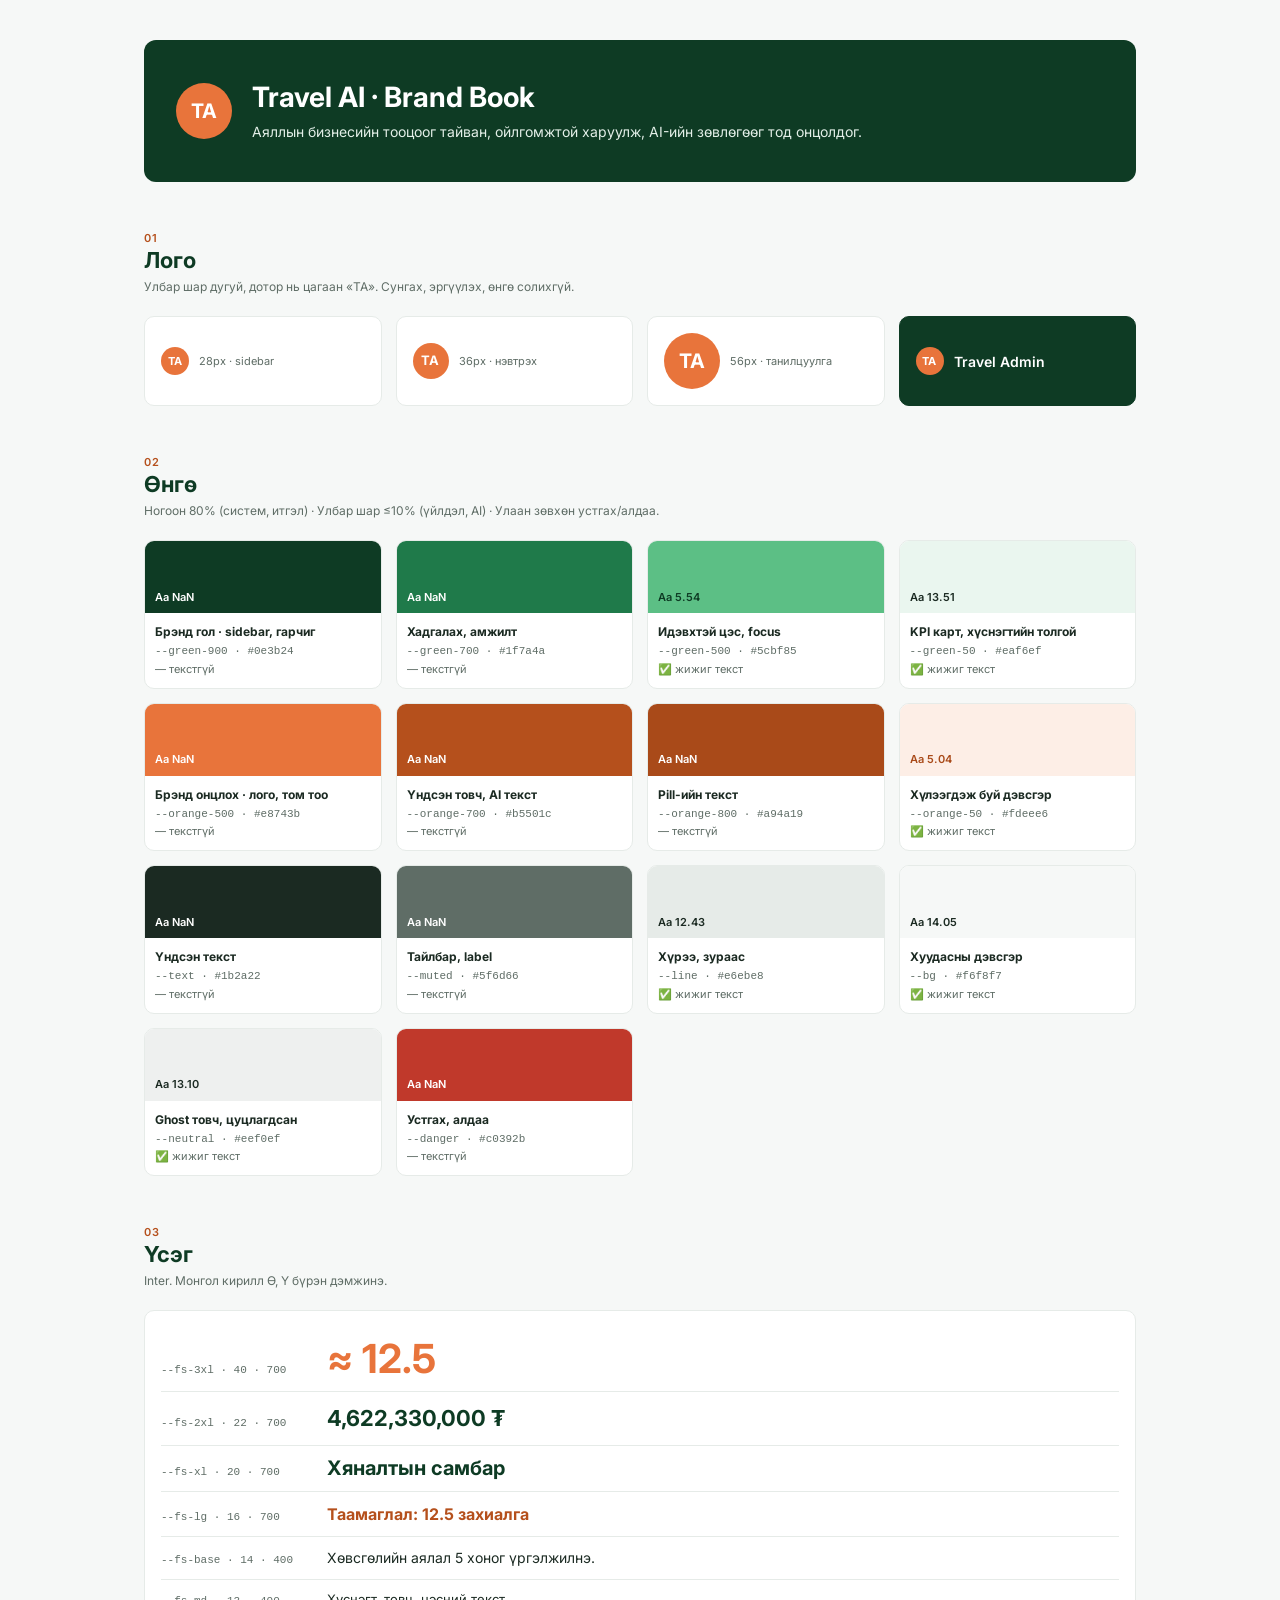
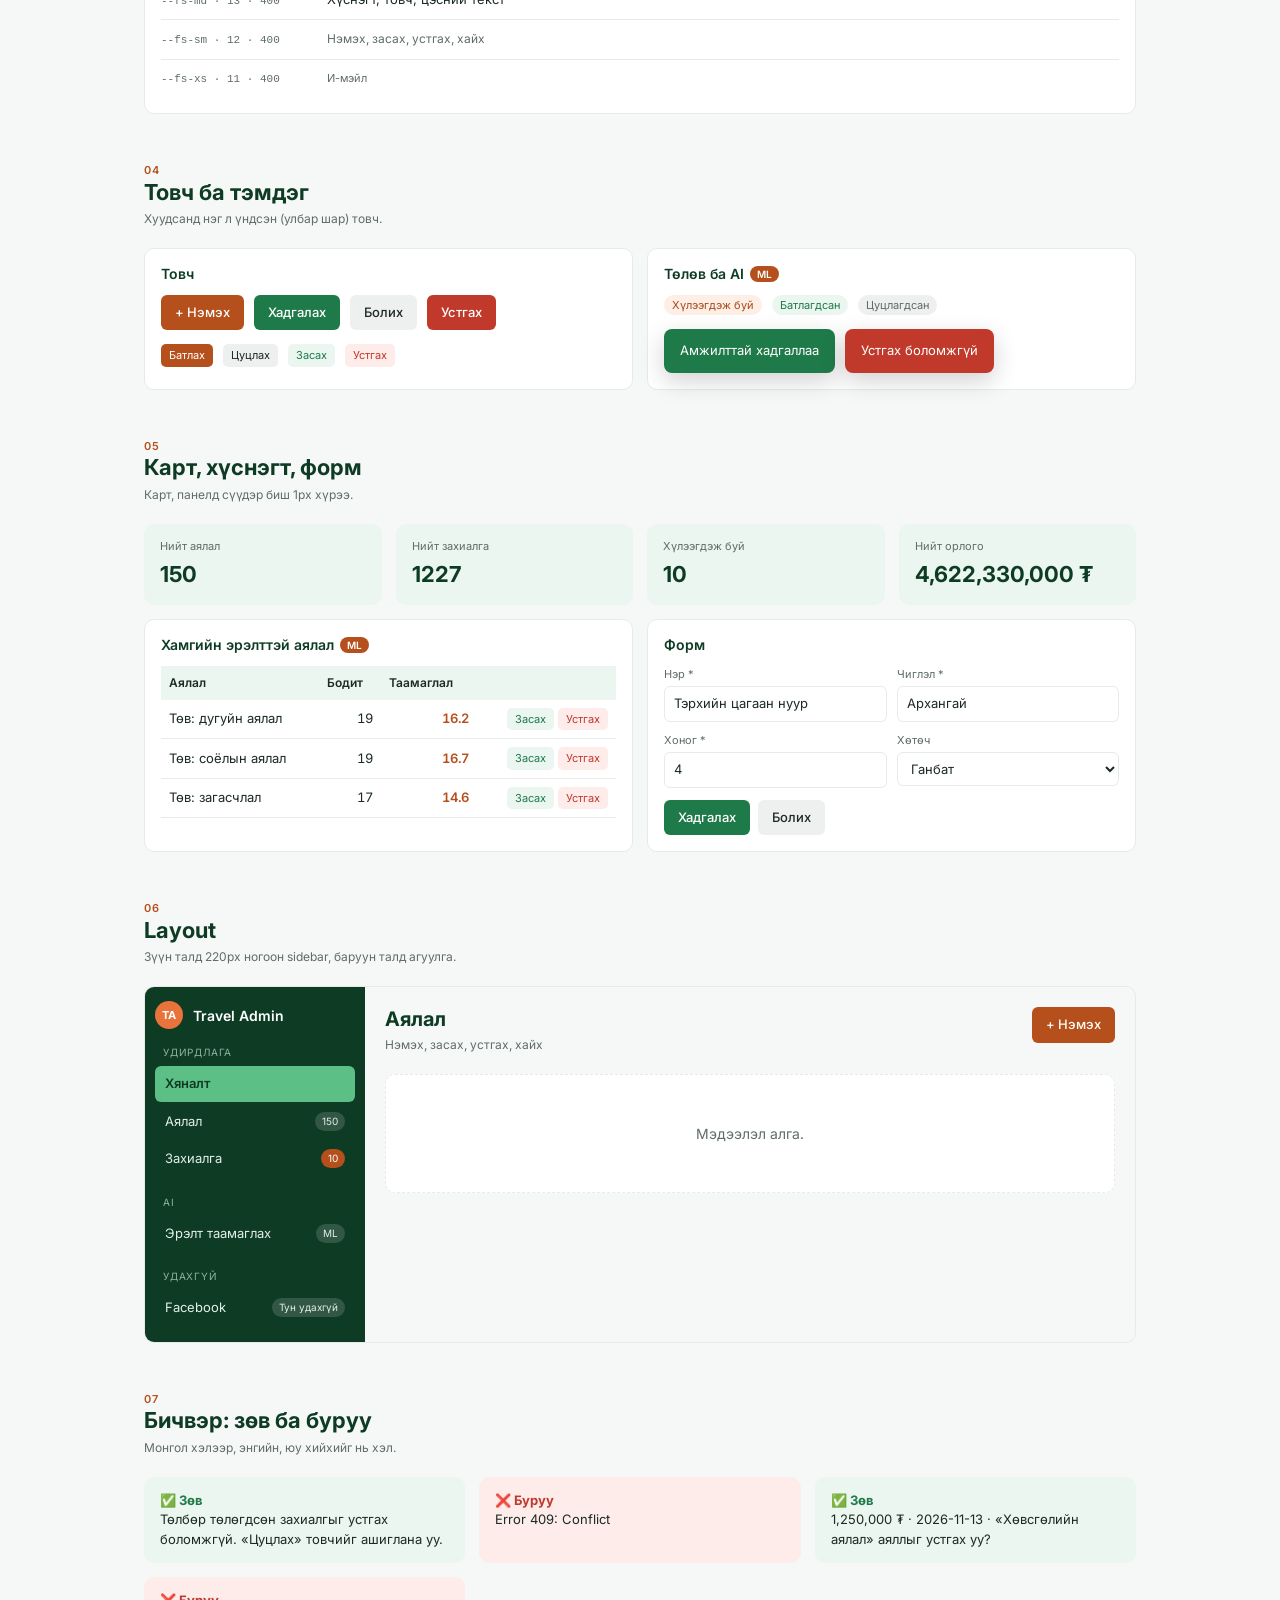
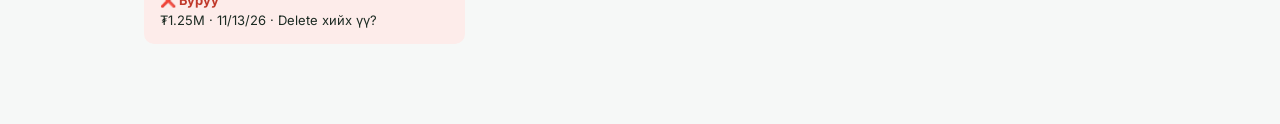
<file: 00-brand-book/index.html>
<!doctype html>
<html lang="mn">
<head>
  <meta charset="utf-8">
  <meta name="viewport" content="width=device-width, initial-scale=1">
  <title>Travel AI Brand Book</title>
  <link rel="stylesheet" href="brand.css">
  <style>
    /* Зөвхөн энэ танилцуулга хуудасны зохион байгуулалт */
    .bb { max-width: 1040px; margin: 0 auto; padding: 40px 24px 80px; }
    .bb-hero { background: var(--green-900); color: var(--on-dark); border-radius: var(--r-lg); padding: 40px 32px; display: flex; gap: 20px; align-items: center; }
    .bb-hero h1 { color: #fff; font-size: 28px; }
    .bb-hero p { color: var(--on-dark-soft); margin: 6px 0 0; }
    section { margin-top: 48px; }
    section > h2 { font-size: 22px; margin-bottom: 4px; }
    .eyebrow { font-size: var(--fs-xs); letter-spacing: .1em; text-transform: uppercase; color: var(--orange-700); font-weight: 600; }
    .grid { display: grid; gap: 14px; }
    .g4 { grid-template-columns: repeat(auto-fill, minmax(200px, 1fr)); }
    .g2 { grid-template-columns: repeat(auto-fit, minmax(300px, 1fr)); }
    .swatch { border: 1px solid var(--line); border-radius: var(--r-md); overflow: hidden; background: var(--surface); }
    .swatch .chip { height: 72px; display: flex; align-items: flex-end; padding: 8px 10px; font-size: var(--fs-xs); font-weight: 600; }
    .swatch .meta { padding: 10px; font-size: var(--fs-sm); }
    .swatch code { font-size: var(--fs-xs); color: var(--muted); }
    .row { display: flex; gap: 10px; flex-wrap: wrap; align-items: center; }
    .type-row { display: flex; align-items: baseline; gap: 16px; padding: 10px 0; border-bottom: 1px solid var(--line); }
    .type-row code { width: 150px; flex-shrink: 0; font-size: var(--fs-xs); color: var(--muted); }
    .do, .dont { border-radius: var(--r-md); padding: 14px 16px; font-size: var(--fs-md); }
    .do { background: var(--green-50); } .dont { background: var(--danger-50); }
    .do b { color: var(--green-700); } .dont b { color: var(--danger); }
    .mini-app { border: 1px solid var(--line); border-radius: var(--r-md); overflow: hidden; min-height: 0; }
    .mini-app .sidebar { padding: 14px 10px; }
    .mini-app .main { padding: 20px; }
    .toast-demo { position: static; display: inline-block; }
    .ratio { font-size: var(--fs-xs); color: var(--muted); }
    .warn { color: var(--orange-800); font-weight: 600; }
  </style>
</head>
<body>
<div class="bb">

  <header class="bb-hero">
    <div class="logo logo--lg">TA</div>
    <div>
      <h1>Travel AI · Brand Book</h1>
      <p>Аяллын бизнесийн тооцоог тайван, ойлгомжтой харуулж, AI-ийн зөвлөгөөг тод онцолдог.</p>
    </div>
  </header>

  <!-- ============ ЛОГО ============ -->
  <section>
    <div class="eyebrow">01</div>
    <h2>Лого</h2>
    <p class="sub">Улбар шар дугуй, дотор нь цагаан «TA». Сунгах, эргүүлэх, өнгө солихгүй.</p>
    <div class="grid g4">
      <div class="panel row"><span class="logo logo--sm">TA</span><span class="ratio">28px · sidebar</span></div>
      <div class="panel row"><span class="logo">TA</span><span class="ratio">36px · нэвтрэх</span></div>
      <div class="panel row"><span class="logo logo--lg">TA</span><span class="ratio">56px · танилцуулга</span></div>
      <div class="panel row" style="background:var(--green-900);border-color:var(--green-900)">
        <span class="brand" style="color:#fff"><span class="logo logo--sm">TA</span>Travel Admin</span>
      </div>
    </div>
  </section>

  <!-- ============ ӨНГӨ ============ -->
  <section>
    <div class="eyebrow">02</div>
    <h2>Өнгө</h2>
    <p class="sub">Ногоон 80% (систем, итгэл) · Улбар шар ≤10% (үйлдэл, AI) · Улаан зөвхөн устгах/алдаа.</p>
    <div class="grid g4" id="swatches"></div>
  </section>

  <!-- ============ ҮСЭГ ============ -->
  <section>
    <div class="eyebrow">03</div>
    <h2>Үсэг</h2>
    <p class="sub">Inter. Монгол кирилл Ө, Ү бүрэн дэмжинэ.</p>
    <div class="panel">
      <div class="type-row"><code>--fs-3xl · 40 · 700</code><span class="ai-number">≈ 12.5</span></div>
      <div class="type-row"><code>--fs-2xl · 22 · 700</code><span class="kpi__value" style="margin:0">4,622,330,000 ₮</span></div>
      <div class="type-row"><code>--fs-xl · 20 · 700</code><h2>Хяналтын самбар</h2></div>
      <div class="type-row"><code>--fs-lg · 16 · 700</code><span class="ai-text">Таамаглал: 12.5 захиалга</span></div>
      <div class="type-row"><code>--fs-base · 14 · 400</code><span>Хөвсгөлийн аялал 5 хоног үргэлжилнэ.</span></div>
      <div class="type-row"><code>--fs-md · 13 · 400</code><span style="font-size:var(--fs-md)">Хүснэгт, товч, цэсний текст</span></div>
      <div class="type-row"><code>--fs-sm · 12 · 400</code><span class="muted" style="font-size:var(--fs-sm)">Нэмэх, засах, устгах, хайх</span></div>
      <div class="type-row" style="border:0"><code>--fs-xs · 11 · 400</code><span class="muted" style="font-size:var(--fs-xs)">И-мэйл</span></div>
    </div>
  </section>

  <!-- ============ БҮРЭЛДЭХҮҮН ============ -->
  <section>
    <div class="eyebrow">04</div>
    <h2>Товч ба тэмдэг</h2>
    <p class="sub">Хуудсанд нэг л үндсэн (улбар шар) товч.</p>
    <div class="grid g2">
      <div class="panel">
        <h3>Товч</h3>
        <div class="row">
          <button class="btn btn--primary">+ Нэмэх</button>
          <button class="btn btn--success">Хадгалах</button>
          <button class="btn btn--ghost">Болих</button>
          <button class="btn btn--danger">Устгах</button>
        </div>
        <div class="row" style="margin-top:14px">
          <button class="btn-sm btn-sm--confirm">Батлах</button>
          <button class="btn-sm btn-sm--cancel">Цуцлах</button>
          <button class="btn-sm btn-sm--edit">Засах</button>
          <button class="btn-sm btn-sm--delete">Устгах</button>
        </div>
      </div>
      <div class="panel">
        <h3>Төлөв ба AI <span class="tag">ML</span></h3>
        <div class="row">
          <span class="pill pill--pending">Хүлээгдэж буй</span>
          <span class="pill pill--confirmed">Батлагдсан</span>
          <span class="pill pill--cancelled">Цуцлагдсан</span>
        </div>
        <div class="row" style="margin-top:14px">
          <span class="toast toast--ok toast-demo">Амжилттай хадгаллаа</span>
          <span class="toast toast--err toast-demo">Устгах боломжгүй</span>
        </div>
      </div>
    </div>
  </section>

  <section>
    <div class="eyebrow">05</div>
    <h2>Карт, хүснэгт, форм</h2>
    <p class="sub">Карт, панелд сүүдэр биш 1px хүрээ.</p>
    <div class="kpi-grid">
      <div class="kpi"><div class="kpi__label">Нийт аялал</div><div class="kpi__value">150</div></div>
      <div class="kpi"><div class="kpi__label">Нийт захиалга</div><div class="kpi__value">1227</div></div>
      <div class="kpi"><div class="kpi__label">Хүлээгдэж буй</div><div class="kpi__value">10</div></div>
      <div class="kpi"><div class="kpi__label">Нийт орлого</div><div class="kpi__value">4,622,330,000 ₮</div></div>
    </div>
    <div class="grid g2" style="margin-top:14px">
      <div class="panel">
        <h3>Хамгийн эрэлттэй аялал <span class="tag">ML</span></h3>
        <div class="table-wrap">
          <table class="table">
            <thead><tr><th>Аялал</th><th>Бодит</th><th>Таамаглал</th><th></th></tr></thead>
            <tbody>
              <tr><td>Төв: дугуйн аялал</td><td class="num">19</td><td class="num ai">16.2</td>
                  <td class="actions"><button class="btn-sm btn-sm--edit">Засах</button><button class="btn-sm btn-sm--delete">Устгах</button></td></tr>
              <tr><td>Төв: соёлын аялал</td><td class="num">19</td><td class="num ai">16.7</td>
                  <td class="actions"><button class="btn-sm btn-sm--edit">Засах</button><button class="btn-sm btn-sm--delete">Устгах</button></td></tr>
              <tr><td>Төв: загасчлал</td><td class="num">17</td><td class="num ai">14.6</td>
                  <td class="actions"><button class="btn-sm btn-sm--edit">Засах</button><button class="btn-sm btn-sm--delete">Устгах</button></td></tr>
            </tbody>
          </table>
        </div>
      </div>
      <form class="panel" onsubmit="return false">
        <h3>Форм</h3>
        <div class="form-grid">
          <label class="field">Нэр *<input class="input" value="Тэрхийн цагаан нуур"></label>
          <label class="field">Чиглэл *<input class="input" value="Архангай"></label>
          <label class="field">Хоног *<input class="input" type="number" value="4"></label>
          <label class="field">Хөтөч<select class="select"><option>Ганбат</option></select></label>
        </div>
        <div class="form-actions">
          <button class="btn btn--success">Хадгалах</button>
          <button class="btn btn--ghost" type="button">Болих</button>
        </div>
      </form>
    </div>
  </section>

  <!-- ============ LAYOUT ============ -->
  <section>
    <div class="eyebrow">06</div>
    <h2>Layout</h2>
    <p class="sub">Зүүн талд 220px ногоон sidebar, баруун талд агуулга.</p>
    <div class="app mini-app">
      <aside class="sidebar">
        <div class="brand"><span class="logo logo--sm">TA</span>Travel Admin</div>
        <div class="nav__group">Удирдлага</div>
        <a class="nav__item is-active">Хяналт</a>
        <a class="nav__item">Аялал <span class="badge">150</span></a>
        <a class="nav__item">Захиалга <span class="badge badge--alert">10</span></a>
        <div class="nav__group">AI</div>
        <a class="nav__item">Эрэлт таамаглах <span class="badge">ML</span></a>
        <div class="nav__group">Удахгүй</div>
        <a class="nav__item">Facebook <span class="badge">Тун удахгүй</span></a>
      </aside>
      <main class="main">
        <div class="page-head">
          <div><h2>Аялал</h2><p class="sub">Нэмэх, засах, устгах, хайх</p></div>
          <button class="btn btn--primary">+ Нэмэх</button>
        </div>
        <div class="empty">Мэдээлэл алга.</div>
      </main>
    </div>
  </section>

  <!-- ============ ЗӨВ / БУРУУ ============ -->
  <section>
    <div class="eyebrow">07</div>
    <h2>Бичвэр: зөв ба буруу</h2>
    <p class="sub">Монгол хэлээр, энгийн, юу хийхийг нь хэл.</p>
    <div class="grid g2">
      <div class="do"><b>✅ Зөв</b><br>Төлбөр төлөгдсөн захиалгыг устгах боломжгүй. «Цуцлах» товчийг ашиглана уу.</div>
      <div class="dont"><b>❌ Буруу</b><br>Error 409: Conflict</div>
      <div class="do"><b>✅ Зөв</b><br>1,250,000 ₮ · 2026-11-13 · «Хөвсгөлийн аялал» аяллыг устгах уу?</div>
      <div class="dont"><b>❌ Буруу</b><br>₮1.25M · 11/13/26 · Delete хийх үү?</div>
    </div>
  </section>

</div>

<script>
  // Өнгөний дээжийг brand.css-ийн token-оос шууд уншиж, ялгаралтайгаар харуулна
  const COLORS = [
    ["--green-900", "Брэнд гол · sidebar, гарчиг", "#fff"],
    ["--green-700", "Хадгалах, амжилт", "#fff"],
    ["--green-500", "Идэвхтэй цэс, focus", "--green-900"],
    ["--green-50",  "KPI карт, хүснэгтийн толгой", "--text"],
    ["--orange-500","Брэнд онцлох · лого, том тоо", "#fff"],
    ["--orange-700","Үндсэн товч, AI текст", "#fff"],
    ["--orange-800","Pill-ийн текст", "#fff"],
    ["--orange-50", "Хүлээгдэж буй дэвсгэр", "--orange-800"],
    ["--text",      "Үндсэн текст", "#fff"],
    ["--muted",     "Тайлбар, label", "#fff"],
    ["--line",      "Хүрээ, зураас", "--text"],
    ["--bg",        "Хуудасны дэвсгэр", "--text"],
    ["--neutral",   "Ghost товч, цуцлагдсан", "--text"],
    ["--danger",    "Устгах, алдаа", "#fff"],
  ];
  const css = getComputedStyle(document.documentElement);
  const val = (v) => v.startsWith("--") ? css.getPropertyValue(v).trim() : v;
  function lum(hex) {
    const c = hex.replace("#", "").match(/../g).map((x) => parseInt(x, 16) / 255)
      .map((x) => x <= 0.03928 ? x / 12.92 : ((x + 0.055) / 1.055) ** 2.4);
    return 0.2126 * c[0] + 0.7152 * c[1] + 0.0722 * c[2];
  }
  const ratio = (a, b) => { const [x, y] = [lum(a), lum(b)].sort((p, q) => q - p); return (x + 0.05) / (y + 0.05); };

  document.getElementById("swatches").innerHTML = COLORS.map(([token, role, fg]) => {
    const bg = val(token), f = val(fg), r = ratio(bg, f);
    const note = r >= 4.5 ? "✅ жижиг текст" : r >= 3 ? `<span class="warn">⚠️ зөвхөн том текст</span>` : "— текстгүй";
    return `<div class="swatch">
      <div class="chip" style="background:${bg};color:${f}">Аа ${r.toFixed(2)}</div>
      <div class="meta"><b>${role}</b><br><code>${token} · ${bg}</code><br><span class="ratio">${note}</span></div>
    </div>`;
  }).join("");
</script>
</body>
</html>
</file>
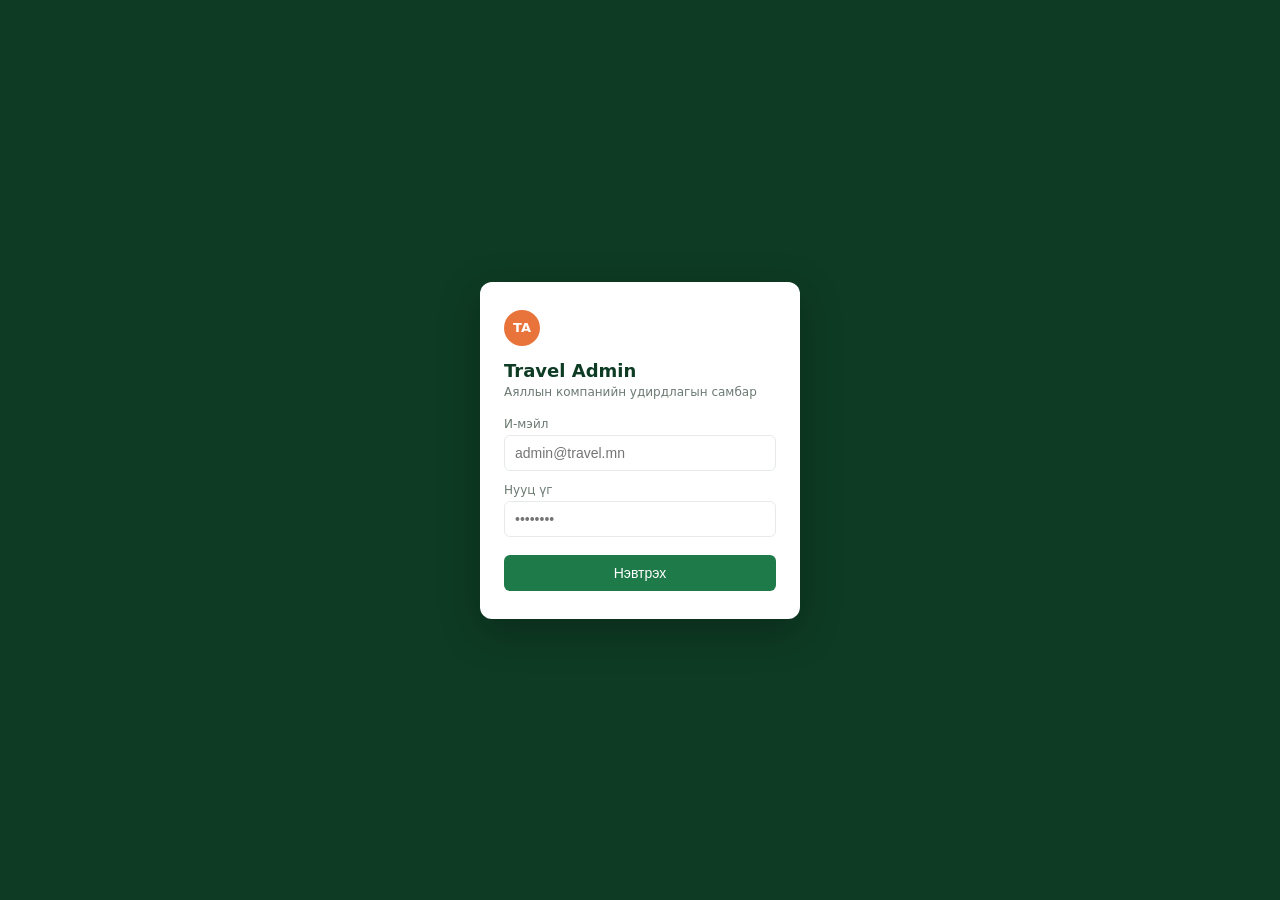
<file: travel-frontend/index.html>
<!doctype html>
<html lang="mn">
<head>
  <meta charset="utf-8">
  <meta name="viewport" content="width=device-width, initial-scale=1">
  <title>Travel Admin</title>
  <link rel="stylesheet" href="style.css">
</head>
<body>

  <!-- ===== Нэвтрэх хуудас ===== -->
  <section id="login-view" class="login-view hidden">
    <form id="login-form" class="login-card" autocomplete="on">
      <div class="logo">TA</div>
      <h1>Travel Admin</h1>
      <p class="muted">Аяллын компанийн удирдлагын самбар</p>

      <label for="email">И-мэйл</label>
      <input id="email" type="email" placeholder="admin@travel.mn" required>

      <label for="password">Нууц үг</label>
      <input id="password" type="password" placeholder="••••••••" required>

      <p id="login-error" class="error hidden"></p>
      <button type="submit" id="login-btn">Нэвтрэх</button>
    </form>
  </section>

  <!-- ===== Самбар (нэвтэрсний дараа) ===== -->
  <section id="app-view" class="app hidden">
    <aside class="sidebar">
      <div class="brand"><div class="logo sm">TA</div><span>Travel Admin</span></div>

      <nav id="menu">
        <p class="group">Удирдлага</p>
        <a data-page="dashboard" class="active">Хяналт</a>
        <a data-page="tours">Аялал <span class="badge" id="badge-tours">–</span></a>
        <a data-page="bookings">Захиалга <span class="badge warn" id="badge-pending">–</span></a>
        <a data-page="customers">Үйлчлүүлэгч</a>
        <a data-page="guides">Хөтөч</a>

        <p class="group">AI</p>
        <a data-page="predict">Эрэлт таамаглах <span class="badge">ML</span></a>

        <p class="group">Удахгүй</p>
        <a data-page="facebook">Facebook <span class="badge">Тун удахгүй</span></a>
      </nav>

      <div class="user">
        <div id="user-email" class="muted-light"></div>
        <a id="logout">Гарах</a>
      </div>
    </aside>

    <main id="content"></main>
  </section>

  <script src="config.js"></script>
  <script src="app.js"></script>
</body>
</html>
</file>
<file: 00-brand-book/brand.css>
/* =====================================================================
   TRAVEL AI · BRAND CSS  v1.0
   Шинэ вэб бүрт:  <link rel="stylesheet" href="brand.css">
   Дүрмүүдийг README.md-ээс уншина уу.
   ===================================================================== */

@import url("https://fonts.googleapis.com/css2?family=Inter:wght@400;500;600;700&display=swap");

/* ---------------------------------------------------------------------
   1. TOKENS — бүх өнгө, хэмжээг ЗӨВХӨН эндээс авна. Кодонд #hex бичихгүй.
   --------------------------------------------------------------------- */
:root {
  /* Брэнд ногоон: итгэл, байгаль, тогтвортой байдал */
  --green-900: #0e3b24;   /* sidebar, гарчиг, нэвтрэх дэвсгэр */
  --green-700: #1f7a4a;   /* хадгалах товч, амжилтын текст */
  --green-500: #5cbf85;   /* идэвхтэй цэс, focus хүрээ */
  --green-50:  #eaf6ef;   /* KPI карт, хүснэгтийн толгой, амжилтын дэвсгэр */

  /* Брэнд улбар шар: үйлдэл, AI, анхаарал */
  --orange-500: #e8743b;  /* лого, том тоо (24px+), чимэглэл. Жижиг текстэд БИШ */
  --orange-700: #b5501c;  /* үндсэн товч (цагаан текст), улбар шар текст */
  --orange-800: #a94a19;  /* orange-50 дэвсгэр дээрх текст (pill) */
  --orange-50:  #fdeee6;  /* хүлээгдэж буй төлөвийн дэвсгэр */

  /* Саармаг */
  --text:   #1b2a22;      /* үндсэн текст */
  --muted:  #5f6d66;      /* тайлбар, label, хоёрдогч текст */
  --line:   #e6ebe8;      /* хүрээ, хүснэгтийн зураас */
  --bg:     #f6f8f7;      /* хуудасны дэвсгэр */
  --surface:#ffffff;      /* панел, форм, хүснэгт */
  --neutral:#eef0ef;      /* ghost товч, цуцлагдсан төлөв */

  /* Төлөв */
  --danger:    #c0392b;
  --danger-50: #fdecea;

  /* Sidebar доторх текст */
  --on-dark:       #ffffff;
  --on-dark-soft:  #e3efe8;
  --on-dark-muted: #8fb3a0;

  /* Үсэг */
  --font: "Inter", "Segoe UI", system-ui, -apple-system, sans-serif;
  --fs-xs: 11px;   /* label, badge, pill */
  --fs-sm: 12px;   /* тайлбар, хүснэгтийн толгой */
  --fs-md: 13px;   /* хүснэгт, товч, цэс */
  --fs-base: 14px; /* үндсэн текст */
  --fs-lg: 16px;   /* онцлох үр дүн */
  --fs-xl: 20px;   /* хуудасны гарчиг */
  --fs-2xl: 22px;  /* KPI тоо */
  --fs-3xl: 40px;  /* AI таамаглал гэх мэт гол тоо */

  /* Зай: 4-ийн алхам */
  --s-1: 4px;  --s-2: 8px;  --s-3: 12px; --s-4: 16px;
  --s-5: 20px; --s-6: 24px; --s-7: 28px; --s-8: 32px;

  /* Булан */
  --r-sm: 6px;     /* товч, input */
  --r-md: 10px;    /* карт, панел */
  --r-lg: 12px;    /* modal, нэвтрэх карт */
  --r-full: 999px; /* pill, badge, лого */

  /* Сүүдэр: зөвхөн хөвөгч зүйлд */
  --shadow-float: 0 8px 24px rgba(0, 0, 0, .18);   /* toast */
  --shadow-modal: 0 12px 40px rgba(0, 0, 0, .25);  /* нэвтрэх карт */

  --sidebar-w: 220px;
}

/* ---------------------------------------------------------------------
   2. СУУРЬ
   --------------------------------------------------------------------- */
* { box-sizing: border-box; }
body {
  margin: 0;
  font-family: var(--font);
  font-size: var(--fs-base);
  line-height: 1.5;
  color: var(--text);
  background: var(--bg);
}
h1, h2, h3 { color: var(--green-900); margin: 0; line-height: 1.25; }
h1 { font-size: var(--fs-xl); font-weight: 700; }
h2 { font-size: var(--fs-xl); font-weight: 700; }
h3 { font-size: var(--fs-base); font-weight: 600; }
.sub   { color: var(--muted); font-size: var(--fs-sm); margin: var(--s-1) 0 var(--s-5); }
.muted { color: var(--muted); }
:focus-visible { outline: 2px solid var(--green-500); outline-offset: 2px; }

/* ---------------------------------------------------------------------
   3. ЛОГО
   --------------------------------------------------------------------- */
.logo {
  width: 36px; height: 36px; border-radius: var(--r-full);
  background: var(--orange-500); color: #fff;
  display: inline-grid; place-items: center;
  font-weight: 700; font-size: 13px; letter-spacing: .02em;
  flex-shrink: 0;
}
.logo--sm { width: 28px; height: 28px; font-size: 11px; }
.logo--lg { width: 56px; height: 56px; font-size: 20px; }
.brand { display: flex; align-items: center; gap: 10px; font-weight: 600; }

/* ---------------------------------------------------------------------
   4. ТОВЧ
   --------------------------------------------------------------------- */
.btn {
  font: inherit; font-size: var(--fs-md); font-weight: 500;
  border: 0; border-radius: var(--r-sm);
  padding: var(--s-2) 14px; cursor: pointer;
  display: inline-flex; align-items: center; gap: 6px;
}
.btn:disabled { opacity: .6; cursor: wait; }
.btn--primary { background: var(--orange-700); color: #fff; }   /* + Нэмэх, Таамаглах */
.btn--success { background: var(--green-700);  color: #fff; }   /* Хадгалах, Нэвтрэх */
.btn--ghost   { background: var(--neutral);    color: var(--text); } /* Болих */
.btn--danger  { background: var(--danger);     color: #fff; }
.btn--block   { width: 100%; justify-content: center; }

/* Хүснэгтийн мөр доторх жижиг товч */
.btn-sm {
  font: inherit; font-size: var(--fs-xs); border: 0; border-radius: 5px;
  padding: 3px var(--s-2); cursor: pointer;
}
.btn-sm--edit    { background: var(--green-50);   color: var(--green-700); }
.btn-sm--delete  { background: var(--danger-50);  color: var(--danger); }
.btn-sm--confirm { background: var(--orange-700); color: #fff; }
.btn-sm--cancel  { background: var(--neutral);    color: var(--text); }

/* ---------------------------------------------------------------------
   5. ТЭМДЭГ: badge (цэс), pill (төлөв), tag (AI)
   --------------------------------------------------------------------- */
.badge {
  font-size: 10px; padding: 2px 7px; border-radius: var(--r-full);
  background: rgba(255, 255, 255, .15); color: var(--on-dark-soft);
}
.badge--alert { background: var(--orange-700); color: #fff; }

.pill {
  font-size: var(--fs-xs); padding: 2px var(--s-2); border-radius: var(--r-full);
  white-space: nowrap; display: inline-block;
}
.pill--pending   { background: var(--orange-50); color: var(--orange-800); }
.pill--confirmed { background: var(--green-50);  color: var(--green-700); }
.pill--cancelled { background: var(--neutral);   color: var(--muted); }

.tag {
  font-size: 10px; font-weight: 600; padding: 2px 7px; border-radius: var(--r-full);
  background: var(--orange-700); color: #fff; vertical-align: middle;
}

/* ---------------------------------------------------------------------
   6. КАРТ, ПАНЕЛ
   --------------------------------------------------------------------- */
.kpi-grid { display: grid; grid-template-columns: repeat(4, 1fr); gap: 14px; }
.kpi { background: var(--green-50); border-radius: var(--r-md); padding: 14px var(--s-4); }
.kpi__label { font-size: var(--fs-xs); color: var(--muted); }
.kpi__value { font-size: var(--fs-2xl); font-weight: 700; color: var(--green-900); margin-top: var(--s-1); }

.panel {
  background: var(--surface); border: 1px solid var(--line);
  border-radius: var(--r-md); padding: var(--s-4);
}
.panel > h3 { margin-bottom: var(--s-3); display: flex; align-items: center; gap: 6px; }

.ai-number { font-size: var(--fs-3xl); font-weight: 700; color: var(--orange-500); line-height: 1.1; }
.ai-text   { font-size: var(--fs-lg); font-weight: 700; color: var(--orange-700); }

.empty {
  background: var(--surface); border: 1px dashed var(--line); border-radius: var(--r-md);
  padding: 48px var(--s-5); text-align: center; color: var(--muted);
}

/* ---------------------------------------------------------------------
   7. ХҮСНЭГТ
   --------------------------------------------------------------------- */
.table-wrap { overflow-x: auto; }
.table { width: 100%; border-collapse: collapse; font-size: var(--fs-md); }
.table th {
  text-align: left; background: var(--green-50);
  padding: var(--s-2); font-size: var(--fs-sm); font-weight: 600;
}
.table td { padding: var(--s-2); border-bottom: 1px solid var(--line); }
.table td.num { text-align: right; font-variant-numeric: tabular-nums; }
.table td.ai  { color: var(--orange-700); font-weight: 600; }
.table td.actions { white-space: nowrap; text-align: right; }
.table td.actions > * + * { margin-left: var(--s-1); }

/* ---------------------------------------------------------------------
   8. ФОРМ
   --------------------------------------------------------------------- */
.field { display: flex; flex-direction: column; gap: var(--s-1); font-size: var(--fs-xs); color: var(--muted); }
.input, .select {
  font: inherit; font-size: var(--fs-md); color: var(--text);
  padding: 7px 9px; background: var(--surface);
  border: 1px solid var(--line); border-radius: var(--r-sm);
}
.input:focus, .select:focus { outline: 2px solid var(--green-500); border-color: transparent; }
.form-grid { display: grid; grid-template-columns: repeat(auto-fill, minmax(160px, 1fr)); gap: 10px; }
.form-actions { display: flex; gap: var(--s-2); align-items: center; margin-top: var(--s-3); }
.error-text { color: var(--danger); font-size: var(--fs-sm); }

/* ---------------------------------------------------------------------
   9. LAYOUT: sidebar + агуулга
   --------------------------------------------------------------------- */
.app { display: flex; min-height: 100vh; }
.sidebar {
  width: var(--sidebar-w); flex-shrink: 0;
  background: var(--green-900); color: var(--on-dark);
  display: flex; flex-direction: column; padding: 18px var(--s-3);
}
.nav__group {
  font-size: 10px; letter-spacing: .08em; text-transform: uppercase;
  color: var(--on-dark-muted); margin: var(--s-4) var(--s-2) 6px;
}
.nav__item {
  display: flex; justify-content: space-between; align-items: center;
  padding: var(--s-2) 10px; border-radius: var(--r-sm); margin-bottom: 2px;
  color: var(--on-dark-soft); font-size: var(--fs-md); cursor: pointer; text-decoration: none;
}
.nav__item:hover { background: rgba(255, 255, 255, .07); }
.nav__item.is-active { background: var(--green-500); color: var(--green-900); font-weight: 600; }
.main { flex: 1; min-width: 0; padding: var(--s-6) var(--s-7); }
.page-head { display: flex; justify-content: space-between; align-items: flex-start; gap: var(--s-3); flex-wrap: wrap; }

/* Нэвтрэх хуудас */
.auth { min-height: 100vh; background: var(--green-900); display: grid; place-items: center; padding: var(--s-4); }
.auth__card {
  width: 100%; max-width: 320px; background: var(--surface);
  border-radius: var(--r-lg); padding: var(--s-7) var(--s-6); box-shadow: var(--shadow-modal);
}

/* ---------------------------------------------------------------------
   10. МЭДЭГДЭЛ (toast)
   --------------------------------------------------------------------- */
.toast {
  position: fixed; right: var(--s-5); bottom: var(--s-5); z-index: 50;
  max-width: 380px; padding: var(--s-3) var(--s-4); border-radius: 8px;
  color: #fff; font-size: var(--fs-md); box-shadow: var(--shadow-float);
}
.toast--ok  { background: var(--green-700); }
.toast--err { background: var(--danger); }

/* ---------------------------------------------------------------------
   11. ДЭЛГЭЦИЙН ХЭМЖЭЭ
   --------------------------------------------------------------------- */
@media (max-width: 900px) {
  .kpi-grid { grid-template-columns: repeat(2, 1fr); }
}
@media (max-width: 640px) {
  .app { flex-direction: column; }
  .sidebar { width: 100%; }
  .main { padding: var(--s-4); }
}
</file>
<file: travel-frontend/style.css>
:root {
  --green-900: #0e3b24;
  --green-700: #1f7a4a;
  --green-500: #5cbf85;
  --green-50:  #eaf6ef;
  --orange:    #e8743b;
  --orange-50: #fdeee6;
  --text:      #1b2a22;
  --muted:     #6b7a72;
  --line:      #e6ebe8;
  --bg:        #f6f8f7;
  --white:     #ffffff;
  --red:       #c0392b;
}

* { box-sizing: border-box; }
body {
  margin: 0;
  font-family: "Segoe UI", Inter, system-ui, -apple-system, sans-serif;
  color: var(--text);
  background: var(--bg);
  font-size: 14px;
}
.hidden { display: none !important; }
.muted { color: var(--muted); font-size: 12px; margin: 4px 0 18px; }
.muted-light { color: #a9c4b4; font-size: 12px; }

.logo {
  width: 36px; height: 36px; border-radius: 50%;
  background: var(--orange); color: #fff;
  display: grid; place-items: center;
  font-weight: 700; font-size: 13px;
}
.logo.sm { width: 28px; height: 28px; font-size: 11px; }

/* ---------- Нэвтрэх ---------- */
.login-view {
  min-height: 100vh;
  background: var(--green-900);
  display: grid; place-items: center;
  padding: 16px;
}
.login-card {
  width: 100%; max-width: 320px;
  background: var(--white);
  border-radius: 12px;
  padding: 28px 24px;
  box-shadow: 0 12px 40px rgba(0,0,0,.25);
}
.login-card h1 { font-size: 18px; color: var(--green-900); margin: 14px 0 0; }
.login-card label { display: block; font-size: 12px; color: var(--muted); margin: 12px 0 4px; }
.login-card input {
  width: 100%; padding: 9px 10px;
  border: 1px solid var(--line); border-radius: 6px;
  font-size: 14px;
}
.login-card input:focus { outline: 2px solid var(--green-500); border-color: transparent; }
.login-card button {
  width: 100%; margin-top: 18px; padding: 10px;
  background: var(--green-700); color: #fff;
  border: 0; border-radius: 6px; font-size: 14px; cursor: pointer;
}
.login-card button:disabled { opacity: .6; cursor: wait; }
.error { color: var(--red); font-size: 12px; margin: 10px 0 0; }

/* ---------- Самбар ---------- */
.app { display: flex; min-height: 100vh; }
.sidebar {
  width: 220px; flex-shrink: 0;
  background: var(--green-900); color: #fff;
  display: flex; flex-direction: column;
  padding: 18px 12px;
}
.brand { display: flex; align-items: center; gap: 10px; font-weight: 600; padding: 0 6px 18px; }
.group {
  font-size: 10px; letter-spacing: .08em; text-transform: uppercase;
  color: #8fb3a0; margin: 16px 8px 6px;
}
#menu a {
  display: flex; justify-content: space-between; align-items: center;
  padding: 8px 10px; border-radius: 6px;
  color: #e3efe8; cursor: pointer; font-size: 13px;
  margin-bottom: 2px;
}
#menu a:hover { background: rgba(255,255,255,.07); }
#menu a.active { background: var(--green-500); color: var(--green-900); font-weight: 600; }
.badge {
  font-size: 10px; padding: 2px 7px; border-radius: 10px;
  background: rgba(255,255,255,.15); color: #e3efe8;
}
.badge.warn { background: var(--orange); color: #fff; }
.user { margin-top: auto; padding: 0 8px; }
#logout { color: #fff; font-size: 12px; text-decoration: underline; cursor: pointer; }

main { flex: 1; padding: 24px 28px; min-width: 0; }
main h2 { margin: 0; font-size: 20px; color: var(--green-900); }
main .sub { color: var(--muted); font-size: 12px; margin: 4px 0 20px; }

.cards { display: grid; grid-template-columns: repeat(4, 1fr); gap: 14px; margin-bottom: 18px; }
.card { background: var(--green-50); border-radius: 10px; padding: 14px 16px; }
.card .label { font-size: 11px; color: var(--muted); }
.card .value { font-size: 22px; font-weight: 700; color: var(--green-900); margin-top: 4px; }

.panels { display: grid; grid-template-columns: 3fr 2fr; gap: 14px; }
.panel { background: var(--white); border: 1px solid var(--line); border-radius: 10px; padding: 16px; }
.panel h3 { margin: 0 0 12px; font-size: 14px; color: var(--green-900); display: flex; align-items: center; gap: 6px; }
.tag { font-size: 10px; padding: 2px 7px; border-radius: 10px; background: var(--orange); color: #fff; }

table { width: 100%; border-collapse: collapse; font-size: 13px; }
th { text-align: left; background: var(--green-50); padding: 8px; font-size: 12px; }
td { padding: 8px; border-bottom: 1px solid var(--line); }

.pending-row {
  display: flex; justify-content: space-between; align-items: center; gap: 8px;
  padding: 8px 0; border-bottom: 1px solid var(--line); font-size: 13px;
}
.pill { font-size: 11px; padding: 2px 8px; border-radius: 10px; background: var(--orange-50); color: var(--orange); white-space: nowrap; }
.pill.confirmed { background: var(--green-50); color: var(--green-700); }
.pill.cancelled { background: #eef0ef; color: var(--muted); }

/* ---------- CRUD хуудас ---------- */
.page-head { display: flex; justify-content: space-between; align-items: flex-start; gap: 12px; flex-wrap: wrap; }
.head-actions { display: flex; gap: 8px; align-items: center; }
.btn {
  border: 0; border-radius: 6px; padding: 8px 14px;
  font-size: 13px; cursor: pointer; font-family: inherit;
}
.btn:disabled { opacity: .6; cursor: wait; }
.btn.orange { background: var(--orange); color: #fff; }
.btn.green  { background: var(--green-700); color: #fff; }
.btn.ghost  { background: #eef0ef; color: var(--text); }
.filter, .search, .form input, .form select {
  font-family: inherit; font-size: 13px;
  padding: 7px 9px; border: 1px solid var(--line); border-radius: 6px; background: #fff;
}
.search { width: 100%; max-width: 260px; margin: 0 0 12px; }
.form { margin-bottom: 14px; }
.form .fields { display: grid; grid-template-columns: repeat(auto-fill, minmax(160px, 1fr)); gap: 10px; }
.form label { font-size: 11px; color: var(--muted); display: flex; flex-direction: column; gap: 4px; }
.form input:focus, .form select:focus, .search:focus { outline: 2px solid var(--green-500); border-color: transparent; }
.form-actions { display: flex; gap: 8px; align-items: center; margin-top: 12px; }
.muted-inline { font-size: 12px; color: var(--muted); }

.table-wrap { overflow-x: auto; }
.table-wrap table { min-width: 640px; }
td.actions { white-space: nowrap; text-align: right; }
.mini {
  font-family: inherit; font-size: 11px; border: 0; border-radius: 5px;
  padding: 3px 8px; margin-left: 4px; cursor: pointer;
}
.mini.edit    { background: var(--green-50); color: var(--green-700); }
.mini.del     { background: #fdecea; color: var(--red); }
.mini.confirm { background: var(--orange); color: #fff; }
.mini.cancel  { background: #eef0ef; color: var(--text); }
.count { font-size: 11px; color: var(--muted); margin: 10px 0 0; }

/* ---------- ML хуудас ---------- */
.predict-grid { grid-template-columns: minmax(220px, 1fr) 2.2fr; align-items: start; }
#predict-form label { margin-bottom: 10px; }
.btn.full { width: 100%; margin-top: 4px; }
.predict-result { color: var(--orange); font-weight: 700; font-size: 16px; margin-top: 14px; min-height: 22px; }
td.pred { color: var(--orange); font-weight: 600; }
h3.section { margin: 0; font-size: 15px; color: var(--green-900); }

.toast {
  position: fixed; right: 20px; bottom: 20px; z-index: 50;
  max-width: 380px; padding: 12px 16px; border-radius: 8px;
  color: #fff; font-size: 13px; box-shadow: 0 8px 24px rgba(0,0,0,.18);
  transition: opacity .3s;
}
.toast.ok  { background: var(--green-700); }
.toast.err { background: var(--red); }
.toast.hide { opacity: 0; pointer-events: none; }

.placeholder {
  background: var(--white); border: 1px dashed var(--line); border-radius: 10px;
  padding: 48px 20px; text-align: center; color: var(--muted);
}
.placeholder .big { font-size: 18px; color: var(--green-900); font-weight: 600; margin-bottom: 6px; }
.empty { color: var(--muted); font-size: 13px; padding: 12px 0; }

/* ---------- Утас, жижиг дэлгэц ---------- */
@media (max-width: 900px) {
  .cards { grid-template-columns: repeat(2, 1fr); }
  .panels { grid-template-columns: 1fr; }
}
@media (max-width: 640px) {
  .app { flex-direction: column; }
  .sidebar { width: 100%; }
  main { padding: 16px; }
}
</file>
